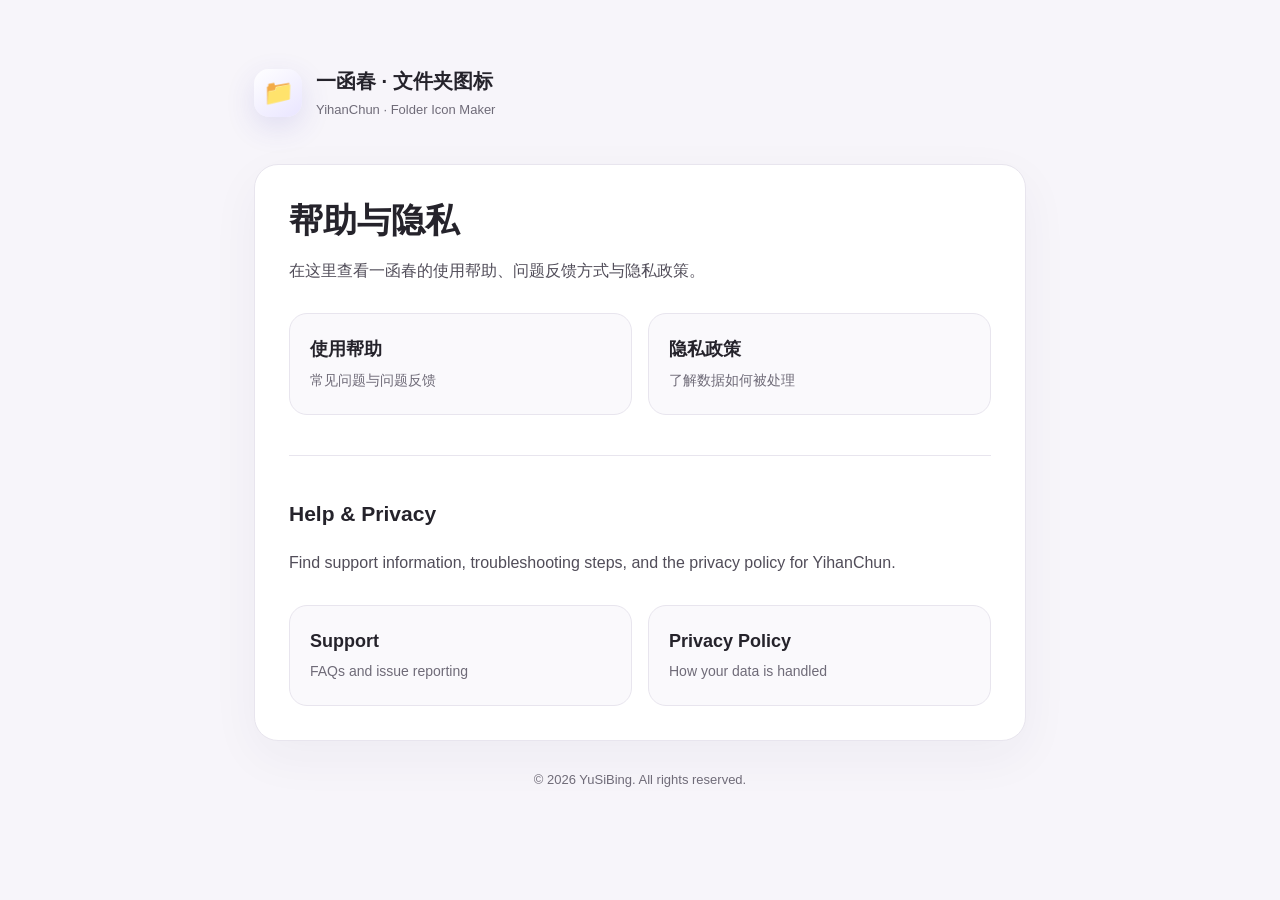
<file: index.html>
<!doctype html><html lang="zh-CN"><head><meta charset="utf-8"><meta name="viewport" content="width=device-width,initial-scale=1"><title>一函春 · 文件夹图标</title><link rel="stylesheet" href="style.css"></head><body><main><div class="brand"><div class="mark">📁</div><div><strong>一函春 · 文件夹图标</strong><span>YihanChun · Folder Icon Maker</span></div></div><section class="card"><h1>帮助与隐私</h1><p>在这里查看一函春的使用帮助、问题反馈方式与隐私政策。</p><div class="links"><a class="linkcard" href="support.html"><b>使用帮助</b><span>常见问题与问题反馈</span></a><a class="linkcard" href="privacy.html"><b>隐私政策</b><span>了解数据如何被处理</span></a></div><hr><h2>Help &amp; Privacy</h2><p>Find support information, troubleshooting steps, and the privacy policy for YihanChun.</p><div class="links"><a class="linkcard" href="support.html#english"><b>Support</b><span>FAQs and issue reporting</span></a><a class="linkcard" href="privacy.html#english"><b>Privacy Policy</b><span>How your data is handled</span></a></div></section><footer>© 2026 YuSiBing. All rights reserved.</footer></main></body></html>
</file>
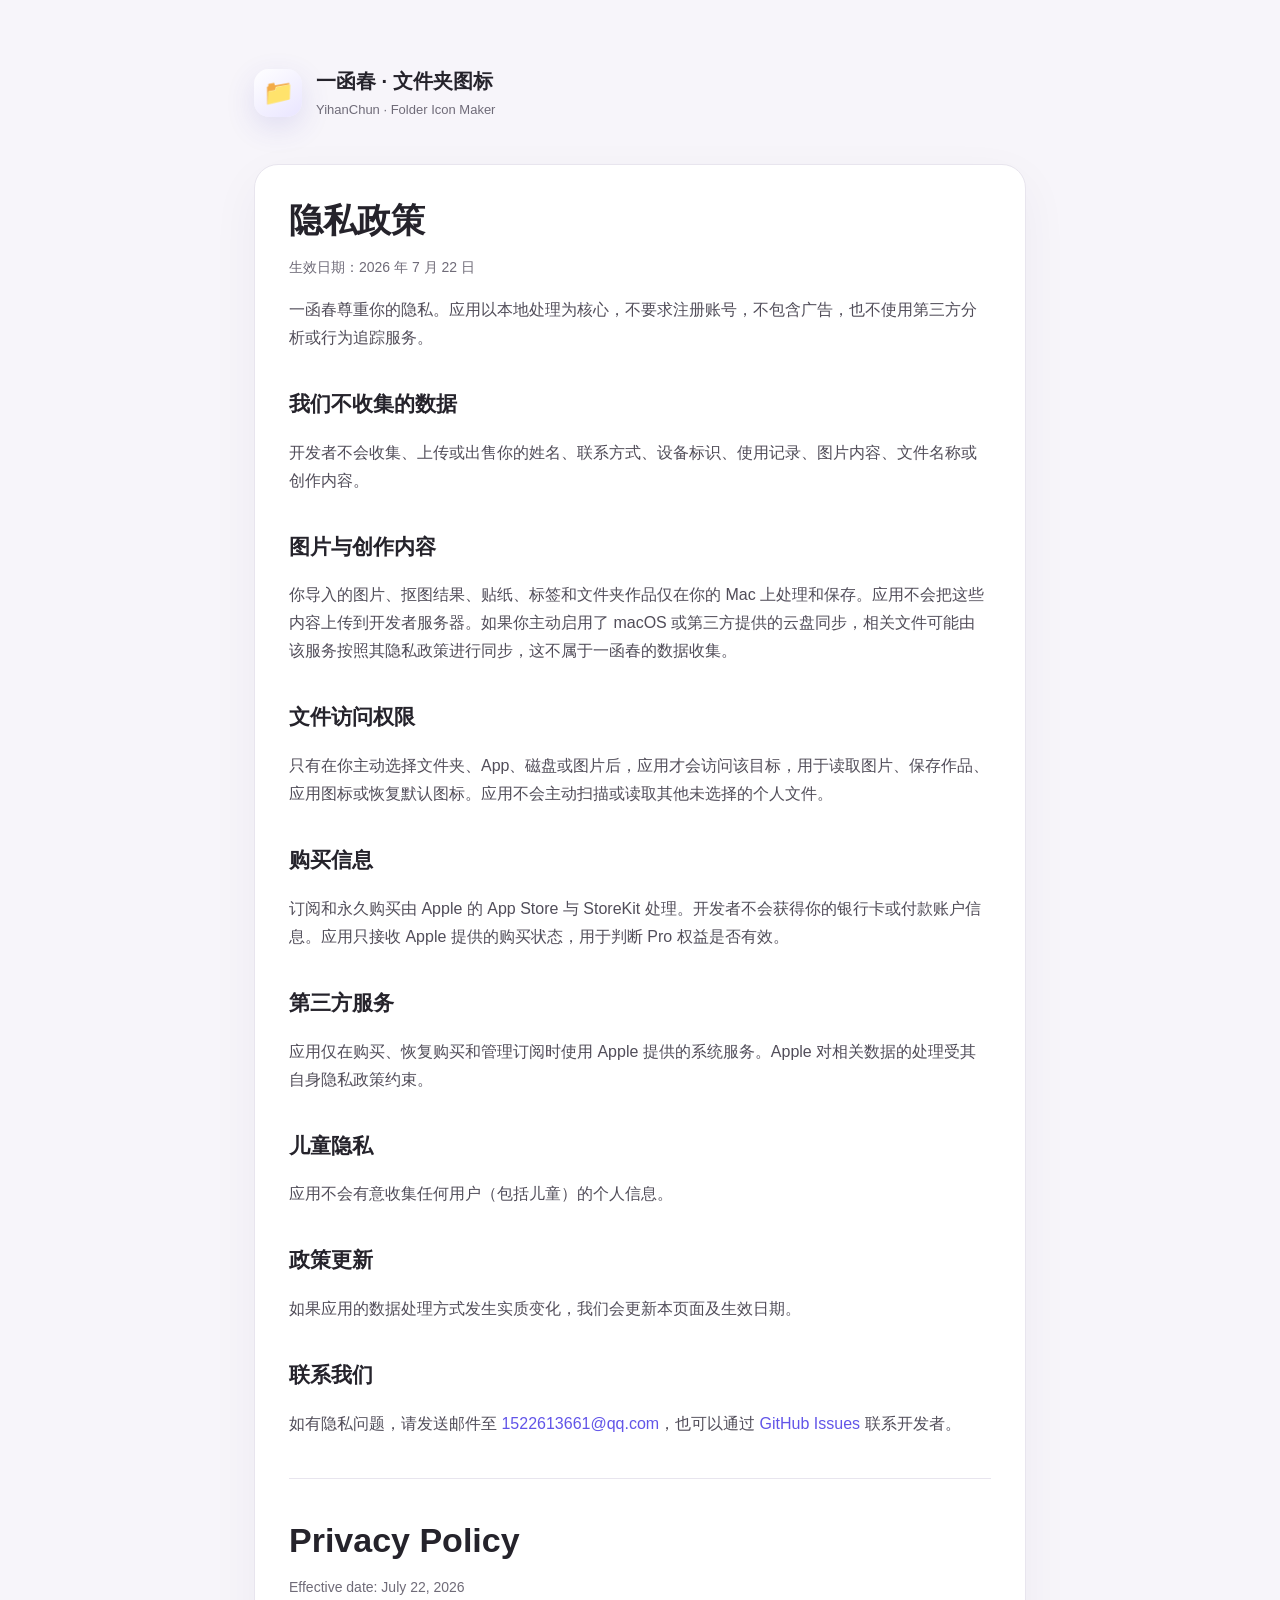
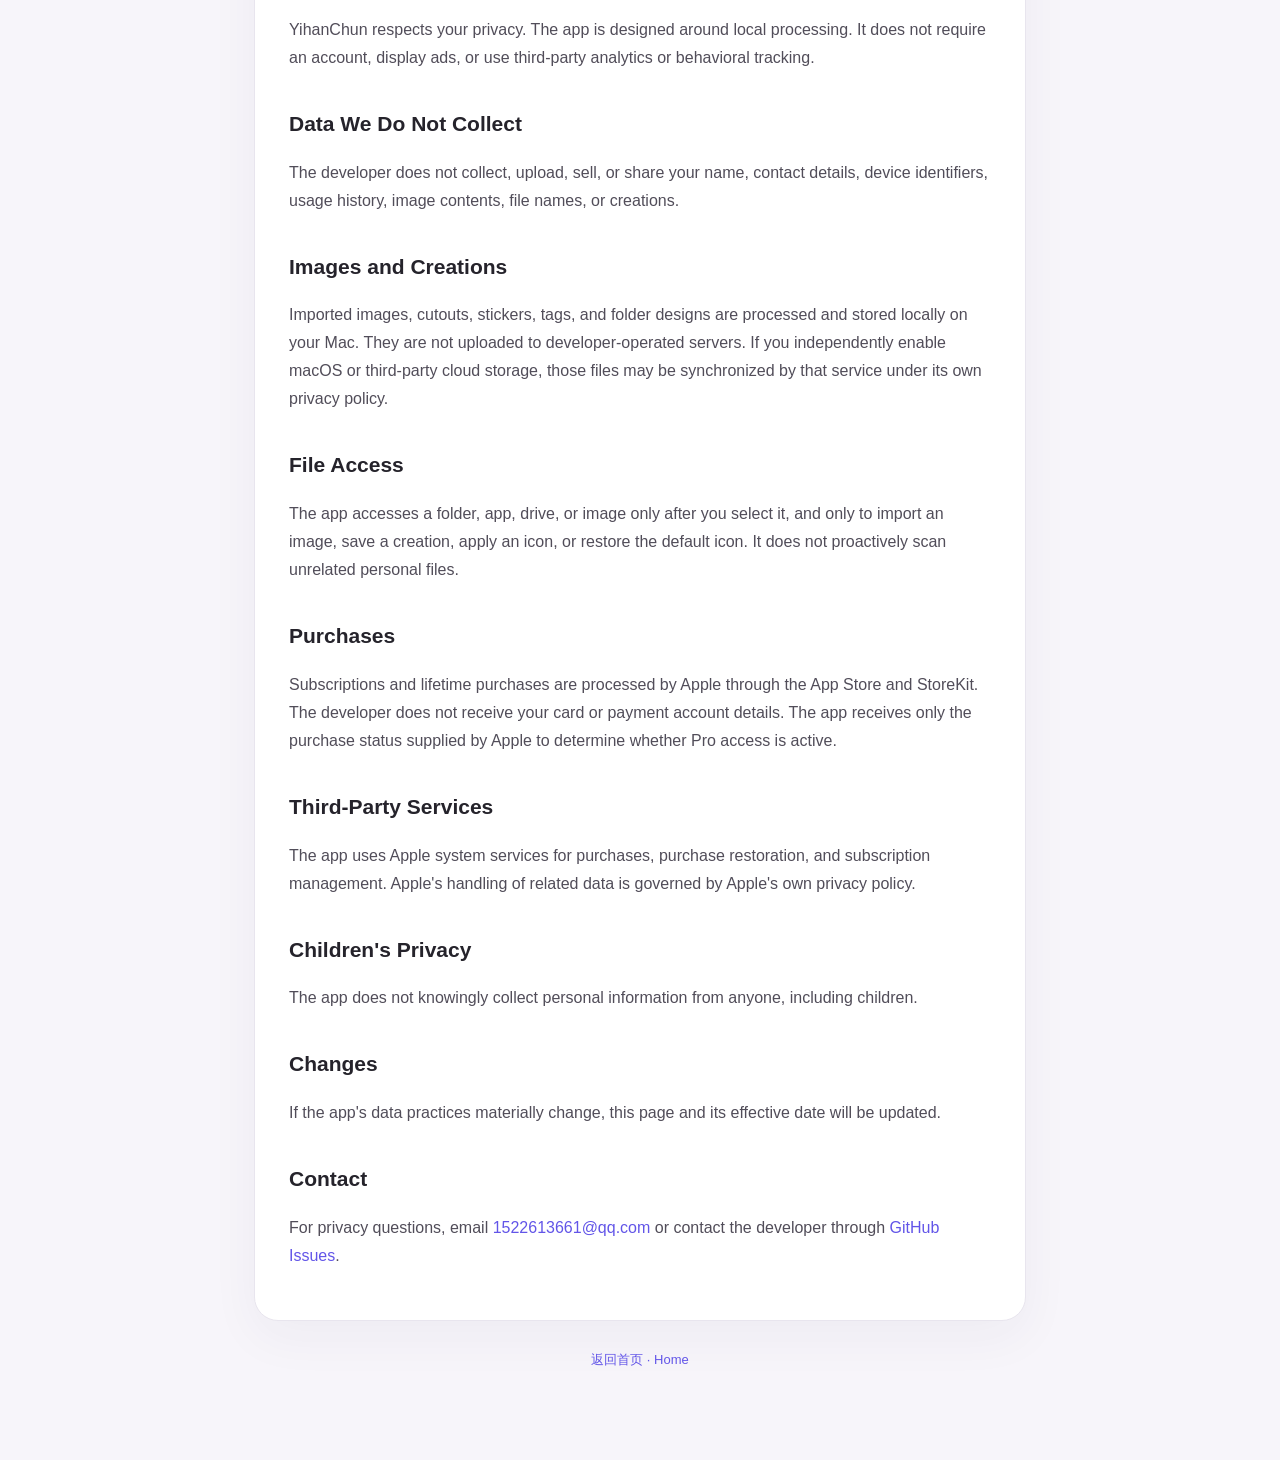
<file: privacy.html>
<!doctype html><html lang="zh-CN"><head><meta charset="utf-8"><meta name="viewport" content="width=device-width,initial-scale=1"><title>隐私政策 · 一函春</title><link rel="stylesheet" href="style.css"></head><body><main><div class="brand"><div class="mark">📁</div><div><strong>一函春 · 文件夹图标</strong><span>YihanChun · Folder Icon Maker</span></div></div><article class="card"><h1>隐私政策</h1><p class="meta">生效日期：2026 年 7 月 22 日</p><p>一函春尊重你的隐私。应用以本地处理为核心，不要求注册账号，不包含广告，也不使用第三方分析或行为追踪服务。</p><h2>我们不收集的数据</h2><p>开发者不会收集、上传或出售你的姓名、联系方式、设备标识、使用记录、图片内容、文件名称或创作内容。</p><h2>图片与创作内容</h2><p>你导入的图片、抠图结果、贴纸、标签和文件夹作品仅在你的 Mac 上处理和保存。应用不会把这些内容上传到开发者服务器。如果你主动启用了 macOS 或第三方提供的云盘同步，相关文件可能由该服务按照其隐私政策进行同步，这不属于一函春的数据收集。</p><h2>文件访问权限</h2><p>只有在你主动选择文件夹、App、磁盘或图片后，应用才会访问该目标，用于读取图片、保存作品、应用图标或恢复默认图标。应用不会主动扫描或读取其他未选择的个人文件。</p><h2>购买信息</h2><p>订阅和永久购买由 Apple 的 App Store 与 StoreKit 处理。开发者不会获得你的银行卡或付款账户信息。应用只接收 Apple 提供的购买状态，用于判断 Pro 权益是否有效。</p><h2>第三方服务</h2><p>应用仅在购买、恢复购买和管理订阅时使用 Apple 提供的系统服务。Apple 对相关数据的处理受其自身隐私政策约束。</p><h2>儿童隐私</h2><p>应用不会有意收集任何用户（包括儿童）的个人信息。</p><h2>政策更新</h2><p>如果应用的数据处理方式发生实质变化，我们会更新本页面及生效日期。</p><h2>联系我们</h2><p>如有隐私问题，请发送邮件至 <a href="mailto:1522613661@qq.com">1522613661@qq.com</a>，也可以通过 <a href="https://github.com/YuSiBing/yihanchun-support/issues">GitHub Issues</a> 联系开发者。</p><hr id="english"><h1>Privacy Policy</h1><p class="meta">Effective date: July 22, 2026</p><p>YihanChun respects your privacy. The app is designed around local processing. It does not require an account, display ads, or use third-party analytics or behavioral tracking.</p><h2>Data We Do Not Collect</h2><p>The developer does not collect, upload, sell, or share your name, contact details, device identifiers, usage history, image contents, file names, or creations.</p><h2>Images and Creations</h2><p>Imported images, cutouts, stickers, tags, and folder designs are processed and stored locally on your Mac. They are not uploaded to developer-operated servers. If you independently enable macOS or third-party cloud storage, those files may be synchronized by that service under its own privacy policy.</p><h2>File Access</h2><p>The app accesses a folder, app, drive, or image only after you select it, and only to import an image, save a creation, apply an icon, or restore the default icon. It does not proactively scan unrelated personal files.</p><h2>Purchases</h2><p>Subscriptions and lifetime purchases are processed by Apple through the App Store and StoreKit. The developer does not receive your card or payment account details. The app receives only the purchase status supplied by Apple to determine whether Pro access is active.</p><h2>Third-Party Services</h2><p>The app uses Apple system services for purchases, purchase restoration, and subscription management. Apple's handling of related data is governed by Apple's own privacy policy.</p><h2>Children's Privacy</h2><p>The app does not knowingly collect personal information from anyone, including children.</p><h2>Changes</h2><p>If the app's data practices materially change, this page and its effective date will be updated.</p><h2>Contact</h2><p>For privacy questions, email <a href="mailto:1522613661@qq.com">1522613661@qq.com</a> or contact the developer through <a href="https://github.com/YuSiBing/yihanchun-support/issues">GitHub Issues</a>.</p></article><footer><a href="index.html">返回首页 · Home</a></footer></main></body></html>
</file>
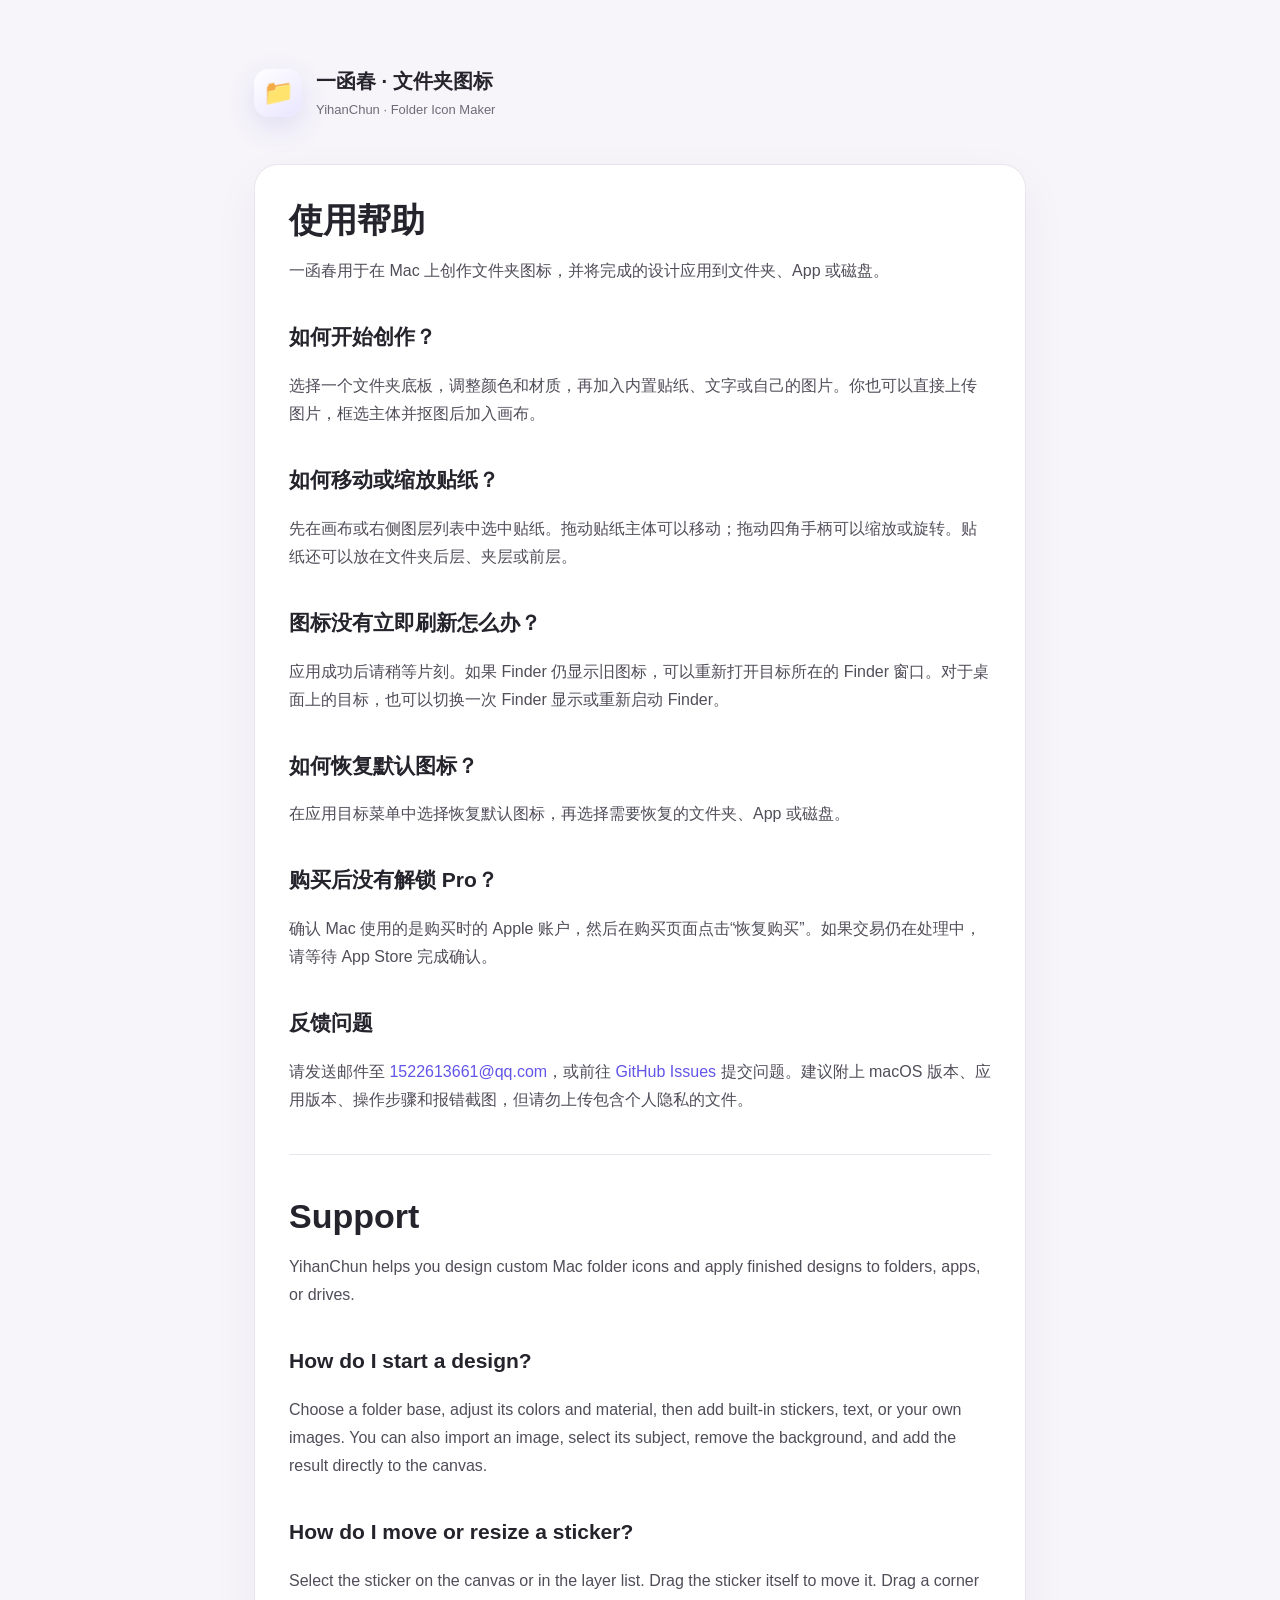
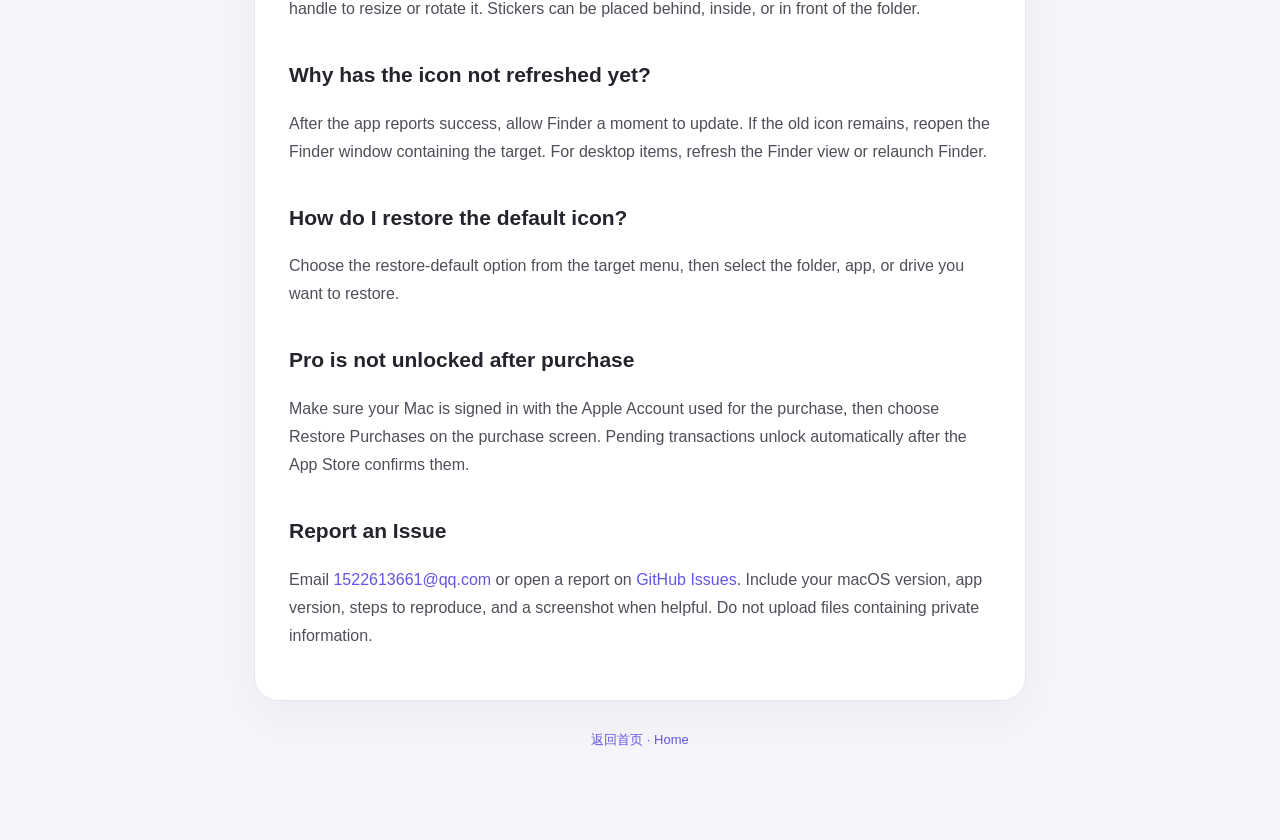
<file: support.html>
<!doctype html><html lang="zh-CN"><head><meta charset="utf-8"><meta name="viewport" content="width=device-width,initial-scale=1"><title>使用帮助 · 一函春</title><link rel="stylesheet" href="style.css"></head><body><main><div class="brand"><div class="mark">📁</div><div><strong>一函春 · 文件夹图标</strong><span>YihanChun · Folder Icon Maker</span></div></div><article class="card"><h1>使用帮助</h1><p>一函春用于在 Mac 上创作文件夹图标，并将完成的设计应用到文件夹、App 或磁盘。</p><h2>如何开始创作？</h2><p>选择一个文件夹底板，调整颜色和材质，再加入内置贴纸、文字或自己的图片。你也可以直接上传图片，框选主体并抠图后加入画布。</p><h2>如何移动或缩放贴纸？</h2><p>先在画布或右侧图层列表中选中贴纸。拖动贴纸主体可以移动；拖动四角手柄可以缩放或旋转。贴纸还可以放在文件夹后层、夹层或前层。</p><h2>图标没有立即刷新怎么办？</h2><p>应用成功后请稍等片刻。如果 Finder 仍显示旧图标，可以重新打开目标所在的 Finder 窗口。对于桌面上的目标，也可以切换一次 Finder 显示或重新启动 Finder。</p><h2>如何恢复默认图标？</h2><p>在应用目标菜单中选择恢复默认图标，再选择需要恢复的文件夹、App 或磁盘。</p><h2>购买后没有解锁 Pro？</h2><p>确认 Mac 使用的是购买时的 Apple 账户，然后在购买页面点击“恢复购买”。如果交易仍在处理中，请等待 App Store 完成确认。</p><h2>反馈问题</h2><p>请发送邮件至 <a href="mailto:1522613661@qq.com">1522613661@qq.com</a>，或前往 <a href="https://github.com/YuSiBing/yihanchun-support/issues/new">GitHub Issues</a> 提交问题。建议附上 macOS 版本、应用版本、操作步骤和报错截图，但请勿上传包含个人隐私的文件。</p><hr id="english"><h1>Support</h1><p>YihanChun helps you design custom Mac folder icons and apply finished designs to folders, apps, or drives.</p><h2>How do I start a design?</h2><p>Choose a folder base, adjust its colors and material, then add built-in stickers, text, or your own images. You can also import an image, select its subject, remove the background, and add the result directly to the canvas.</p><h2>How do I move or resize a sticker?</h2><p>Select the sticker on the canvas or in the layer list. Drag the sticker itself to move it. Drag a corner handle to resize or rotate it. Stickers can be placed behind, inside, or in front of the folder.</p><h2>Why has the icon not refreshed yet?</h2><p>After the app reports success, allow Finder a moment to update. If the old icon remains, reopen the Finder window containing the target. For desktop items, refresh the Finder view or relaunch Finder.</p><h2>How do I restore the default icon?</h2><p>Choose the restore-default option from the target menu, then select the folder, app, or drive you want to restore.</p><h2>Pro is not unlocked after purchase</h2><p>Make sure your Mac is signed in with the Apple Account used for the purchase, then choose Restore Purchases on the purchase screen. Pending transactions unlock automatically after the App Store confirms them.</p><h2>Report an Issue</h2><p>Email <a href="mailto:1522613661@qq.com">1522613661@qq.com</a> or open a report on <a href="https://github.com/YuSiBing/yihanchun-support/issues/new">GitHub Issues</a>. Include your macOS version, app version, steps to reproduce, and a screenshot when helpful. Do not upload files containing private information.</p></article><footer><a href="index.html">返回首页 · Home</a></footer></main></body></html>
</file>
<file: style.css>
:root{color-scheme:light dark;--accent:#6255e8;--paper:#fff;--ink:#25232b;--muted:#6f6b78;--line:#e8e5ee}
*{box-sizing:border-box}body{margin:0;font:16px/1.75 -apple-system,BlinkMacSystemFont,"SF Pro Text","PingFang SC",sans-serif;background:#f7f5fa;color:var(--ink)}
main{max-width:820px;margin:0 auto;padding:64px 24px 88px}.brand{display:flex;align-items:center;gap:14px;margin-bottom:42px}.mark{width:48px;height:48px;border-radius:15px;background:linear-gradient(145deg,#fff,#e9e5ff);box-shadow:0 10px 30px #4739bb22;display:grid;place-items:center;font-size:25px}.brand strong{font-size:20px}.brand span{display:block;color:var(--muted);font-size:13px}
.card{background:var(--paper);border:1px solid var(--line);border-radius:24px;padding:34px;box-shadow:0 16px 50px #33285a0c}h1{font-size:34px;line-height:1.25;margin:0 0 10px}h2{font-size:21px;margin:34px 0 8px}p,li{color:#514d59}a{color:var(--accent);text-decoration:none}a:hover{text-decoration:underline}.meta{color:var(--muted);font-size:14px}.links{display:grid;grid-template-columns:repeat(auto-fit,minmax(220px,1fr));gap:16px;margin-top:28px}.linkcard{display:block;padding:20px;border:1px solid var(--line);border-radius:18px;background:#faf9fc}.linkcard b{display:block;color:var(--ink);font-size:18px}.linkcard span{color:var(--muted);font-size:14px}hr{border:0;border-top:1px solid var(--line);margin:40px 0}footer{margin-top:28px;text-align:center;color:var(--muted);font-size:13px}
@media(prefers-color-scheme:dark){:root{--paper:#1d1b22;--ink:#f4f1f8;--muted:#aaa4b4;--line:#35313d}body{background:#141217}p,li{color:#ccc6d3}.linkcard{background:#242129}}
</file>
